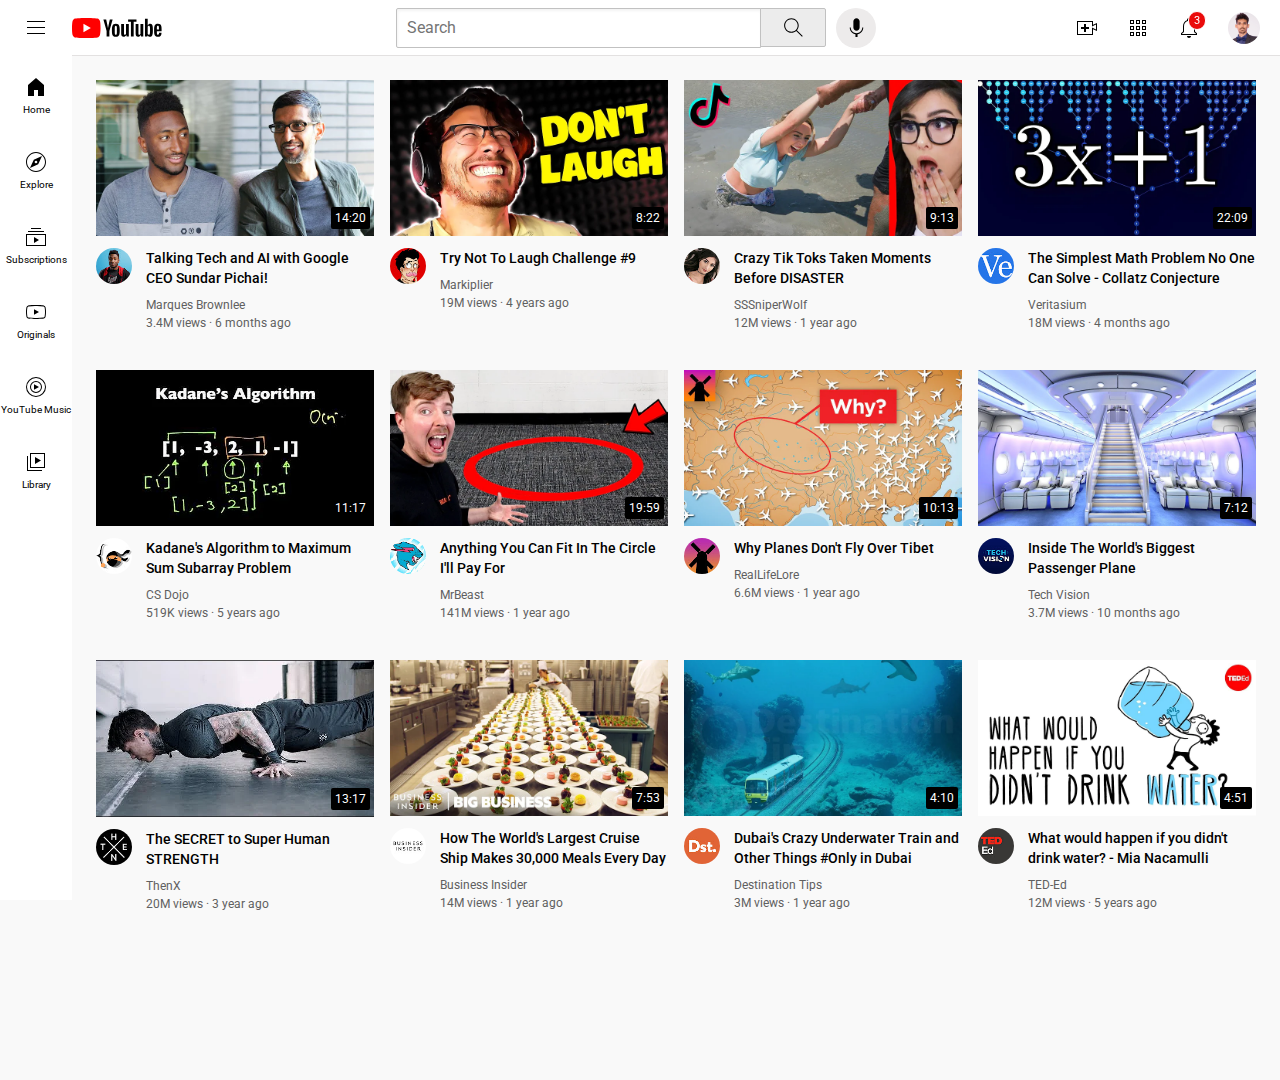
<file: index.html>
<!DOCTYPE html>
<html lang="en">
<head>
    <title>Youtube.com Clone</title>
    <link rel="icon" href="channels/download.jpg">
     <meta name="viewport" content="width=device-width, initial-scale=1">
    <link rel="preconnect" href="https://fonts.googleapis.com">
<link rel="preconnect" href="https://fonts.gstatic.com" crossorigin>
<link href="https://fonts.googleapis.com/css2?family=Roboto:wght@400;500;700&display=swap" rel="stylesheet">
<link rel="stylesheet" href="CSS styles/Video.css">
<link rel="stylesheet" href="CSS styles/Header.css">
<link rel="stylesheet" href="CSS styles/General.css">
<link rel="stylesheet" href="CSS styles/Sidebar.css">
</head>
<body >
    <div class="header">
        <div class="left-section">
            <img class="hamburger-menu" src="Icons/hamburger-menu.svg" >
            <img class="youtube-logo" src="Icons/youtube-logo.svg" >
        </div>
        <div class="middle-section">
            <input class="search-bar" type="text" placeholder="Search">
            <button class="search-button">
                <img class="search-icon" src="Icons/search.svg">
                <div class="tooltip">Search</div>
            </button>
            <button class="voice-search-button">
                <img class="voice-icon" src="Icons/voice-search-icon.svg">
                <div class="tooltip">Search with your voice</div>
            </button>
                
        </div>
        <div class="right-section">
            <div class="upload-icon-container">
            <img class="upload-icon" src="Icons/upload.svg" >
            <div class="tooltip">Create</div>
        
            </div>
            <div class="youtube-app-icon-container">
                <img class="youtube-app-icon" src="Icons/youtube-apps.svg">
                <div class="tooltip">YouTube apps</div>
            </div>
            <div class="notification-icon-container">
                <img class="notification-icon" src="Icons/notifications.svg">
                <div class="notification-count">3</div>
                <div class="tooltip">Notifications</div>
            </div>
            <img class="current-user-icon" src="channels/Sourav clip.png">
        </div>
        
    </div>

    <div class="sidebar">
        <div class="sidebar-link">
            <img src="Icons/home.svg" alt="">
            <div>Home</div>
        </div>
        <div class="sidebar-link">
            <img src="Icons/explore.svg" alt="">
            <Div>Explore</Div>
        </div>
        <div class="sidebar-link">
            <img src="Icons/subscriptions.svg" alt="">
            <div>Subscriptions</div>
        </div>
        <div class="sidebar-link">
            <img src="Icons/originals.svg" alt="">
            <div>Originals</div>
        </div>
        <div class="sidebar-link">
            <img src="Icons/youtube-music.svg" alt="">
             <div>YouTube Music</div>
        </div>
        <div class="sidebar-link">
            <img src="Icons/library.svg" alt="">
            <div>Library</div>
        </div>
    </div>
    


    <div class="video-grid">
    
    <div class="video-preview">

        <div class="thumbnails-row">
            <a href="https://www.youtube.com/watch?v=n2RNcPRtAiY">
            <img class="thumbnails" src="thumbnails/thumbnail-1.webp" >
            </a>
        <div class="video-time">14:20</div>
        </div>

        <div class="video-info-grid">
            <div class="channel-pic">
                <a href="https://www.youtube.com/c/mkbhd">
                <img class="profil-pic" src="channels/channel-1.jpeg" alt=""></a>
            </div>
            <div class="video-info">
                <p class="video-title">
                    <a href="https://www.youtube.com/watch?v=n2RNcPRtAiY">
                    Talking Tech and AI with Google CEO Sundar Pichai!
                    </a>
                </p>
                <p class="video-auth">
                    <a href="https://www.youtube.com/c/mkbhd">
                    Marques Brownlee</a>
                </p>
                <p class="video-stats">
                    3.4M views &#183 6 months ago
                </p>
            </div>
        </div>
    
    </div>


    <div class="video-preview">

        <div class="thumbnails-row">
            <a href="https://www.youtube.com/watch?v=mP0RAo9SKZk">
            <img class="thumbnails" src="thumbnails/thumbnail-2.webp" >
        </a>
            <div class="video-time">8:22</div>
        </div>

        <div class="video-info-grid">

            <div class="channel-pic">
                <a href="https://www.youtube.com/c/markiplier">
                <img class="profil-pic" src="channels/channel-2.jpeg" alt=""></a>
            </div>

            <div class="video-info">
                <p class="video-title">
                    <a href="https://www.youtube.com/watch?v=mP0RAo9SKZk">
                    Try Not To Laugh Challenge #9
                    </a>
                </p>
                <p class="video-auth">
                    <a href="https://www.youtube.com/c/markiplier">
                    Markiplier</a>
                </p>
                <p class="video-stats">
                    19M views &#183 4 years ago
                </p>
            </div>

        </div>
    
    </div>

    

    <div class="video-preview">

        <div class="thumbnails-row">
            <a href="https://www.youtube.com/watch?v=FgjPQQeTh1w">
            <img class="thumbnails" src="thumbnails/thumbnail-3.webp" >
            </a>
            <div class="video-time">9:13</div>
        </div>

        <div class="video-info-grid">

            <div class="channel-pic">
                <a href="https://www.youtube.com/user/SSSniperWolf">
                <img class="profil-pic" src="channels/channel-3.jpeg" alt=""></a>
            </div>

            <div class="video-info">
                <p class="video-title">
                    <a href="https://www.youtube.com/watch?v=FgjPQQeTh1w">
                    Crazy Tik Toks Taken Moments Before DISASTER
                    </a>
                </p>
                <p class="video-auth">
                    <a href="https://www.youtube.com/user/SSSniperWolf">
                    SSSniperWolf</a>
                </p>
                <p class="video-stats">
                    12M views &#183 1 year ago
                </p>
            </div>

        </div>
    
    </div>

    <div class="video-preview">

        <div class="thumbnails-row">
            <a href="https://www.youtube.com/watch?v=094y1Z2wpJg">
            <img class="thumbnails" src="thumbnails/thumbnail-4.webp" >
            </a>
            <div class="video-time">22:09</div>
        </div>

        <div class="video-info-grid">

            <div class="channel-pic">
                <a href="https://www.youtube.com/c/veritasium">
                <img class="profil-pic" src="channels/channel-4.jpeg" alt=""></a>
            </div>

            <div class="video-info">
                <p class="video-title">
                    <a href="https://www.youtube.com/watch?v=094y1Z2wpJg">
                    The Simplest Math Problem No One Can Solve - Collatz Conjecture
                    </a>
                </p>
                <p class="video-auth">
                    <a href="https://www.youtube.com/c/veritasium">
                    Veritasium</a>
                </p>
                <p class="video-stats">
                    18M views &#183 4 months ago
                </p>
            </div>

        </div>
    
    </div>

    <div class="video-preview">

        <div class="thumbnails-row">
            <a href="https://www.youtube.com/watch?v=86CQq3pKSUw">
            <img class="thumbnails" src="thumbnails/thumbnail-5.webp" >
            </a>
            <div class="video-time">11:17</div>
        </div>

        <div class="video-info-grid">

            <div class="channel-pic">
                <a href="https://www.youtube.com/c/CSDojo">
                <img class="profil-pic" src="channels/channel-5.jpeg" alt=""></a>
            </div>

            <div class="video-info">
                <p class="video-title">
                    <a href="https://www.youtube.com/watch?v=86CQq3pKSUw">
Kadane's Algorithm to Maximum Sum Subarray Problem</a>
                </p>
                <p class="video-auth">
                    <a href="https://www.youtube.com/c/CSDojo">
                    CS Dojo</a>
                </p>
                <p class="video-stats">
                    519K views &#183 5 years ago
                </p>
            </div>

        </div>
    
    </div>
    <div class="video-preview">

        <div class="thumbnails-row">
            <a href="https://www.youtube.com/watch?v=yXWw0_UfSFg">
            <img class="thumbnails" src="thumbnails/thumbnail-6.webp" >
            </a>
            <div class="video-time">19:59</div>
        </div>

        <div class="video-info-grid">

            <div class="channel-pic">
                <a href="https://www.youtube.com/channel/UCX6OQ3DkcsbYNE6H8uQQuVA">
                <img class="profil-pic" src="channels/channel-6.jpeg" alt=""></a>
            </div>

            <div class="video-info">
                <p class="video-title">
                    <a href="https://www.youtube.com/watch?v=yXWw0_UfSFg">
                    Anything You Can Fit In The Circle I'll Pay For</a>
                </p>
                <p class="video-auth">
                    <a href="https://www.youtube.com/channel/UCX6OQ3DkcsbYNE6H8uQQuVA">
                    MrBeast</a>
                </p>
                <p class="video-stats">
                    141M views &#183 1 year ago
                </p>
            </div>
        </div>
    </div>

    <div class="video-preview">

        <div class="thumbnails-row">
            <a href="https://www.youtube.com/watch?v=fNVa1qMbF9Y">
            <img class="thumbnails" src="thumbnails/thumbnail-7.webp" >
            </a>
            <div class="video-time">10:13</div>
        </div>

        <div class="video-info-grid">

            <div class="channel-pic">
                <a href="https://www.youtube.com/channel/UCP5tjEmvPItGyLhmjdwP7Ww">
                <img class="profil-pic" src="channels/channel-7.jpeg" alt=""></a>
            </div>

            <div class="video-info">
                <p class="video-title">
                    <a href="https://www.youtube.com/watch?v=fNVa1qMbF9Y">
                    Why Planes Don't Fly Over Tibet</a>
                </p>
                <p class="video-auth">
                    <a href="https://www.youtube.com/channel/UCP5tjEmvPItGyLhmjdwP7Ww">
                    RealLifeLore</a>
                </p>
                <p class="video-stats">
                    6.6M views &#183 1 year ago
                </p>
            </div>
        </div>
    </div>

    <div class="video-preview">

        <div class="thumbnails-row">
            <a href="https://www.youtube.com/watch?v=lFm4EM1juls">
            <img class="thumbnails" src="thumbnails/thumbnail-8.webp" ></a>
            <div class="video-time">7:12</div>
        </div>

        <div class="video-info-grid">

            <div class="channel-pic">
                <a href="https://www.youtube.com/channel/UCHAK6CyegY22Zj2GWrcaIxg">
                <img class="profil-pic" src="channels/channel-8.jpeg" alt=""></a>
            </div>

            <div class="video-info">
                <p class="video-title">
                    <a href="https://www.youtube.com/watch?v=lFm4EM1juls">
                    Inside The World's Biggest Passenger Plane</a>
                </p>
                <p class="video-auth">
                    <a href="https://www.youtube.com/channel/UCHAK6CyegY22Zj2GWrcaIxg">
                    Tech Vision</a>
                </p>
                <p class="video-stats">
                    3.7M views &#183 10 months ago
                </p>
            </div>
        </div>
    </div>
    
    <div class="video-preview">

        <div class="thumbnails-row">
            <a href="https://www.youtube.com/watch?v=ixmxOlcrlUc">
            <img class="thumbnails" src="thumbnails/thumbnail-9.webp" >
            </a>
           <div class="video-time">13:17</div>
        </div>

        <div class="video-info-grid">

            <div class="channel-pic">
                <a href="https://www.youtube.com/c/OFFICIALTHENXSTUDIOS">
                <img class="profil-pic" src="channels/channel-9.jpeg" alt=""></a>
            </div>

            <div class="video-info">
                <p class="video-title">
                    <a href="https://www.youtube.com/watch?v=ixmxOlcrlUc">
                    The SECRET to Super Human STRENGTH</a>
                </p>
                <p class="video-auth">
                    <a href="https://www.youtube.com/c/OFFICIALTHENXSTUDIOS">
                    ThenX</a>
                </p>
                <p class="video-stats">
                    20M views &#183 3 year ago
                </p>
            </div>
        </div>
    </div>

    <div class="video-preview">

        <div class="thumbnails-row">
            <a href="https://www.youtube.com/watch?v=R2vXbFp5C9o">
            <img class="thumbnails" src="thumbnails/thumbnail-10.webp" ></a>
            <div class="video-time">7:53</div>
        </div>

        <div class="video-info-grid">

            <div class="channel-pic">
                <a href="https://www.youtube.com/user/businessinsider">
                <img class="profil-pic" src="channels/channel-10.jpeg" alt=""></a>
            </div>

            <div class="video-info">
                <p class="video-title">
                    <a href="https://www.youtube.com/watch?v=R2vXbFp5C9o">
                    How The World's Largest Cruise Ship Makes 30,000 Meals Every Day</a>
                </p>
                <p class="video-auth">
                    <a href="https://www.youtube.com/user/businessinsider">
                    Business Insider</a>
                </p>
                <p class="video-stats">
                    14M views &#183 1 year ago
                </p>
            </div>
        </div>
    </div>

    <div class="video-preview">

        <div class="thumbnails-row">
            <a href="https://www.youtube.com/watch?v=0nZuYyXET3s">
            <img class="thumbnails" src="thumbnails/thumbnail-11.webp" ></a>
            <div class="video-time">4:10</div>
        </div>

        <div class="video-info-grid">

            <div class="channel-pic">
                <a href="https://www.youtube.com/c/Destinationtips">
                <img class="profil-pic" src="channels/channel-11.jpeg" alt=""></a>
            </div>

            <div class="video-info">
                <p class="video-title">
                    <a href="https://www.youtube.com/watch?v=0nZuYyXET3s">
                    Dubai's Crazy Underwater Train and Other Things #Only in Dubai</a>
                </p>
                <p class="video-auth">
                    <a href="https://www.youtube.com/c/Destinationtips">
                    Destination Tips</a>
                </p>
                <p class="video-stats">
                    3M views &#183 1 year ago
                </p>
            </div>
        </div>
    </div>

    <div class="video-preview">

        <div class="thumbnails-row">
            <a href="https://www.youtube.com/watch?v=9iMGFqMmUFs">
            <img class="thumbnails" src="thumbnails/thumbnail-12.webp" ></a>
            <div class="video-time">4:51</div>
        </div>

        <div class="video-info-grid">

            <div class="channel-pic">
                <a href="https://www.youtube.com/teded">
                <img class="profil-pic" src="channels/channel-12.jpeg" alt=""></a>
            </div>

            <div class="video-info">
                <p class="video-title">
                    <a href="https://www.youtube.com/watch?v=9iMGFqMmUFs">
                    What would happen if you didn't drink water? - Mia Nacamulli
                    </a>
                </p>
                <p class="video-auth">
                    <a href="https://www.youtube.com/teded">
                    TED-Ed</a>
                </p>
                <p class="video-stats">
                    12M views &#183 5 years ago
                </p>
            </div>
        </div>
    </div>

    </div>


    
    
</body>
</html>
</file>
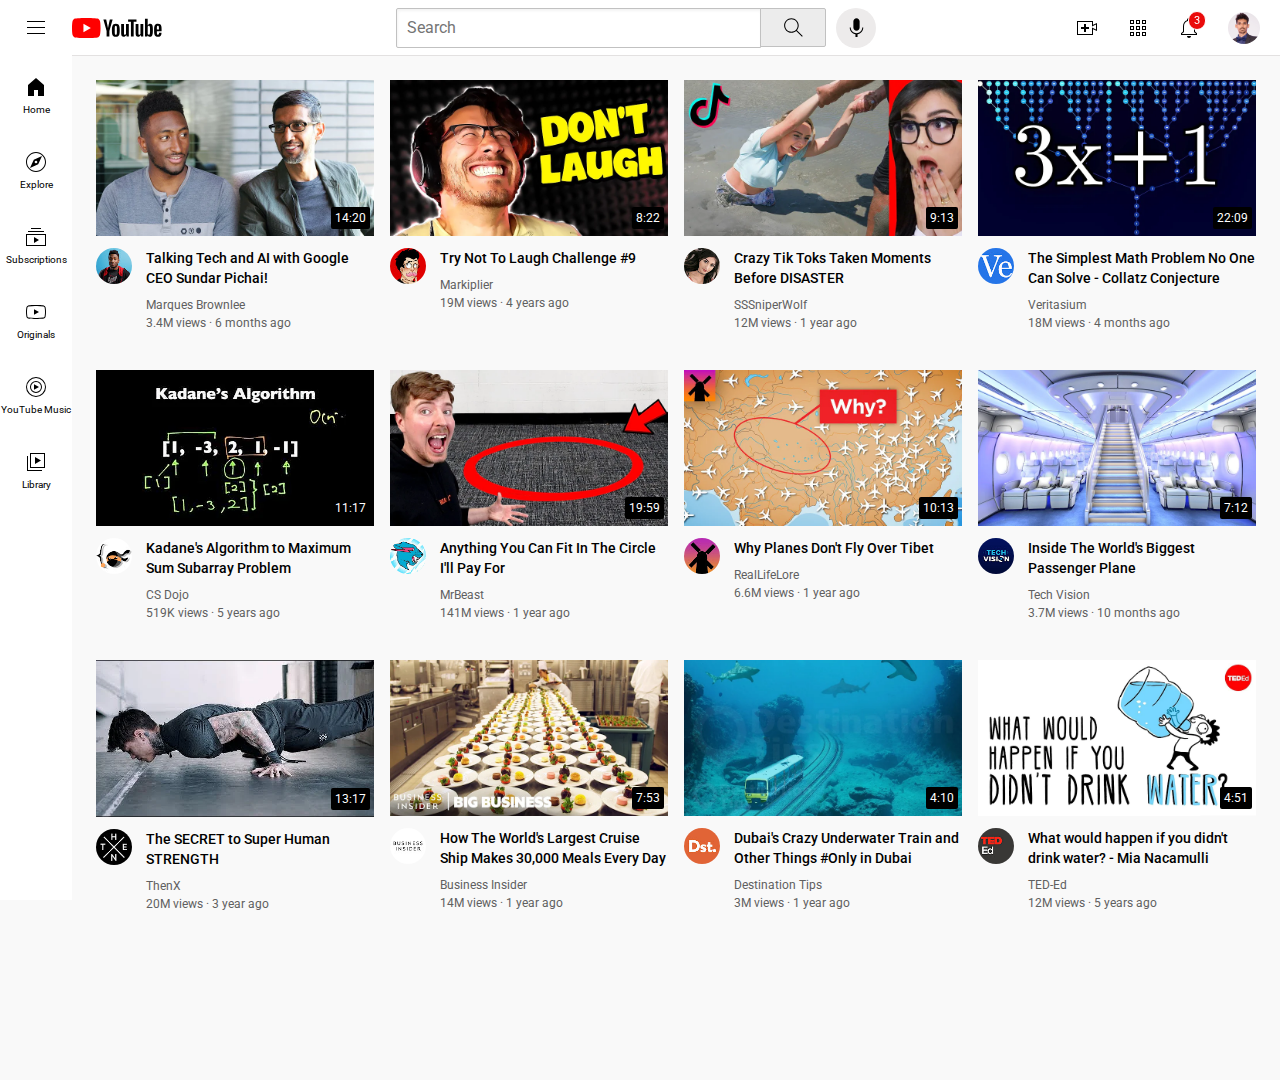
<file: youtube.html>
<!DOCTYPE html>
<html lang="en">
<head>
    <title>Youtube.com Clone</title>
    <link rel="icon" href="channels/download.jpg">

    <link rel="preconnect" href="https://fonts.googleapis.com">
<link rel="preconnect" href="https://fonts.gstatic.com" crossorigin>
<link href="https://fonts.googleapis.com/css2?family=Roboto:wght@400;500;700&display=swap" rel="stylesheet">
<link rel="stylesheet" href="CSS styles/Video.css">
<link rel="stylesheet" href="CSS styles/Header.css">
<link rel="stylesheet" href="CSS styles/General.css">
<link rel="stylesheet" href="CSS styles/Sidebar.css">
</head>
<body >
    <div class="header">
        <div class="left-section">
            <img class="hamburger-menu" src="Icons/hamburger-menu.svg" >
            <img class="youtube-logo" src="Icons/youtube-logo.svg" >
        </div>
        <div class="middle-section">
            <input class="search-bar" type="text" placeholder="Search">
            <button class="search-button">
                <img class="search-icon" src="Icons/search.svg">
                <div class="tooltip">Search</div>
            </button>
            <button class="voice-search-button">
                <img class="voice-icon" src="Icons/voice-search-icon.svg">
                <div class="tooltip">Search with your voice</div>
            </button>
                
        </div>
        <div class="right-section">
            <div class="upload-icon-container">
            <img class="upload-icon" src="Icons/upload.svg" >
            <div class="tooltip">Create</div>
        
            </div>
            <div class="youtube-app-icon-container">
                <img class="youtube-app-icon" src="Icons/youtube-apps.svg">
                <div class="tooltip">YouTube apps</div>
            </div>
            <div class="notification-icon-container">
                <img class="notification-icon" src="Icons/notifications.svg">
                <div class="notification-count">3</div>
                <div class="tooltip">Notifications</div>
            </div>
            <img class="current-user-icon" src="channels/Sourav clip.png">
        </div>
        
    </div>

    <div class="sidebar">
        <div class="sidebar-link">
            <img src="Icons/home.svg" alt="">
            <div>Home</div>
        </div>
        <div class="sidebar-link">
            <img src="Icons/explore.svg" alt="">
            <Div>Explore</Div>
        </div>
        <div class="sidebar-link">
            <img src="Icons/subscriptions.svg" alt="">
            <div>Subscriptions</div>
        </div>
        <div class="sidebar-link">
            <img src="Icons/originals.svg" alt="">
            <div>Originals</div>
        </div>
        <div class="sidebar-link">
            <img src="Icons/youtube-music.svg" alt="">
             <div>YouTube Music</div>
        </div>
        <div class="sidebar-link">
            <img src="Icons/library.svg" alt="">
            <div>Library</div>
        </div>
    </div>
    


    <div class="video-grid">
    
    <div class="video-preview">

        <div class="thumbnails-row">
            <a href="https://www.youtube.com/watch?v=n2RNcPRtAiY">
            <img class="thumbnails" src="thumbnails/thumbnail-1.webp" >
            </a>
        <div class="video-time">14:20</div>
        </div>

        <div class="video-info-grid">
            <div class="channel-pic">
                <a href="https://www.youtube.com/c/mkbhd">
                <img class="profil-pic" src="channels/channel-1.jpeg" alt=""></a>
            </div>
            <div class="video-info">
                <p class="video-title">
                    <a href="https://www.youtube.com/watch?v=n2RNcPRtAiY">
                    Talking Tech and AI with Google CEO Sundar Pichai!
                    </a>
                </p>
                <p class="video-auth">
                    <a href="https://www.youtube.com/c/mkbhd">
                    Marques Brownlee</a>
                </p>
                <p class="video-stats">
                    3.4M views &#183 6 months ago
                </p>
            </div>
        </div>
    
    </div>


    <div class="video-preview">

        <div class="thumbnails-row">
            <a href="https://www.youtube.com/watch?v=mP0RAo9SKZk">
            <img class="thumbnails" src="thumbnails/thumbnail-2.webp" >
        </a>
            <div class="video-time">8:22</div>
        </div>

        <div class="video-info-grid">

            <div class="channel-pic">
                <a href="https://www.youtube.com/c/markiplier">
                <img class="profil-pic" src="channels/channel-2.jpeg" alt=""></a>
            </div>

            <div class="video-info">
                <p class="video-title">
                    <a href="https://www.youtube.com/watch?v=mP0RAo9SKZk">
                    Try Not To Laugh Challenge #9
                    </a>
                </p>
                <p class="video-auth">
                    <a href="https://www.youtube.com/c/markiplier">
                    Markiplier</a>
                </p>
                <p class="video-stats">
                    19M views &#183 4 years ago
                </p>
            </div>

        </div>
    
    </div>

    

    <div class="video-preview">

        <div class="thumbnails-row">
            <a href="https://www.youtube.com/watch?v=FgjPQQeTh1w">
            <img class="thumbnails" src="thumbnails/thumbnail-3.webp" >
            </a>
            <div class="video-time">9:13</div>
        </div>

        <div class="video-info-grid">

            <div class="channel-pic">
                <a href="https://www.youtube.com/user/SSSniperWolf">
                <img class="profil-pic" src="channels/channel-3.jpeg" alt=""></a>
            </div>

            <div class="video-info">
                <p class="video-title">
                    <a href="https://www.youtube.com/watch?v=FgjPQQeTh1w">
                    Crazy Tik Toks Taken Moments Before DISASTER
                    </a>
                </p>
                <p class="video-auth">
                    <a href="https://www.youtube.com/user/SSSniperWolf">
                    SSSniperWolf</a>
                </p>
                <p class="video-stats">
                    12M views &#183 1 year ago
                </p>
            </div>

        </div>
    
    </div>

    <div class="video-preview">

        <div class="thumbnails-row">
            <a href="https://www.youtube.com/watch?v=094y1Z2wpJg">
            <img class="thumbnails" src="thumbnails/thumbnail-4.webp" >
            </a>
            <div class="video-time">22:09</div>
        </div>

        <div class="video-info-grid">

            <div class="channel-pic">
                <a href="https://www.youtube.com/c/veritasium">
                <img class="profil-pic" src="channels/channel-4.jpeg" alt=""></a>
            </div>

            <div class="video-info">
                <p class="video-title">
                    <a href="https://www.youtube.com/watch?v=094y1Z2wpJg">
                    The Simplest Math Problem No One Can Solve - Collatz Conjecture
                    </a>
                </p>
                <p class="video-auth">
                    <a href="https://www.youtube.com/c/veritasium">
                    Veritasium</a>
                </p>
                <p class="video-stats">
                    18M views &#183 4 months ago
                </p>
            </div>

        </div>
    
    </div>

    <div class="video-preview">

        <div class="thumbnails-row">
            <a href="https://www.youtube.com/watch?v=86CQq3pKSUw">
            <img class="thumbnails" src="thumbnails/thumbnail-5.webp" >
            </a>
            <div class="video-time">11:17</div>
        </div>

        <div class="video-info-grid">

            <div class="channel-pic">
                <a href="https://www.youtube.com/c/CSDojo">
                <img class="profil-pic" src="channels/channel-5.jpeg" alt=""></a>
            </div>

            <div class="video-info">
                <p class="video-title">
                    <a href="https://www.youtube.com/watch?v=86CQq3pKSUw">
Kadane's Algorithm to Maximum Sum Subarray Problem</a>
                </p>
                <p class="video-auth">
                    <a href="https://www.youtube.com/c/CSDojo">
                    CS Dojo</a>
                </p>
                <p class="video-stats">
                    519K views &#183 5 years ago
                </p>
            </div>

        </div>
    
    </div>
    <div class="video-preview">

        <div class="thumbnails-row">
            <a href="https://www.youtube.com/watch?v=yXWw0_UfSFg">
            <img class="thumbnails" src="thumbnails/thumbnail-6.webp" >
            </a>
            <div class="video-time">19:59</div>
        </div>

        <div class="video-info-grid">

            <div class="channel-pic">
                <a href="https://www.youtube.com/channel/UCX6OQ3DkcsbYNE6H8uQQuVA">
                <img class="profil-pic" src="channels/channel-6.jpeg" alt=""></a>
            </div>

            <div class="video-info">
                <p class="video-title">
                    <a href="https://www.youtube.com/watch?v=yXWw0_UfSFg">
                    Anything You Can Fit In The Circle I'll Pay For</a>
                </p>
                <p class="video-auth">
                    <a href="https://www.youtube.com/channel/UCX6OQ3DkcsbYNE6H8uQQuVA">
                    MrBeast</a>
                </p>
                <p class="video-stats">
                    141M views &#183 1 year ago
                </p>
            </div>
        </div>
    </div>

    <div class="video-preview">

        <div class="thumbnails-row">
            <a href="https://www.youtube.com/watch?v=fNVa1qMbF9Y">
            <img class="thumbnails" src="thumbnails/thumbnail-7.webp" >
            </a>
            <div class="video-time">10:13</div>
        </div>

        <div class="video-info-grid">

            <div class="channel-pic">
                <a href="https://www.youtube.com/channel/UCP5tjEmvPItGyLhmjdwP7Ww">
                <img class="profil-pic" src="channels/channel-7.jpeg" alt=""></a>
            </div>

            <div class="video-info">
                <p class="video-title">
                    <a href="https://www.youtube.com/watch?v=fNVa1qMbF9Y">
                    Why Planes Don't Fly Over Tibet</a>
                </p>
                <p class="video-auth">
                    <a href="https://www.youtube.com/channel/UCP5tjEmvPItGyLhmjdwP7Ww">
                    RealLifeLore</a>
                </p>
                <p class="video-stats">
                    6.6M views &#183 1 year ago
                </p>
            </div>
        </div>
    </div>

    <div class="video-preview">

        <div class="thumbnails-row">
            <a href="https://www.youtube.com/watch?v=lFm4EM1juls">
            <img class="thumbnails" src="thumbnails/thumbnail-8.webp" ></a>
            <div class="video-time">7:12</div>
        </div>

        <div class="video-info-grid">

            <div class="channel-pic">
                <a href="https://www.youtube.com/channel/UCHAK6CyegY22Zj2GWrcaIxg">
                <img class="profil-pic" src="channels/channel-8.jpeg" alt=""></a>
            </div>

            <div class="video-info">
                <p class="video-title">
                    <a href="https://www.youtube.com/watch?v=lFm4EM1juls">
                    Inside The World's Biggest Passenger Plane</a>
                </p>
                <p class="video-auth">
                    <a href="https://www.youtube.com/channel/UCHAK6CyegY22Zj2GWrcaIxg">
                    Tech Vision</a>
                </p>
                <p class="video-stats">
                    3.7M views &#183 10 months ago
                </p>
            </div>
        </div>
    </div>
    
    <div class="video-preview">

        <div class="thumbnails-row">
            <a href="https://www.youtube.com/watch?v=ixmxOlcrlUc">
            <img class="thumbnails" src="thumbnails/thumbnail-9.webp" >
            </a>
           <div class="video-time">13:17</div>
        </div>

        <div class="video-info-grid">

            <div class="channel-pic">
                <a href="https://www.youtube.com/c/OFFICIALTHENXSTUDIOS">
                <img class="profil-pic" src="channels/channel-9.jpeg" alt=""></a>
            </div>

            <div class="video-info">
                <p class="video-title">
                    <a href="https://www.youtube.com/watch?v=ixmxOlcrlUc">
                    The SECRET to Super Human STRENGTH</a>
                </p>
                <p class="video-auth">
                    <a href="https://www.youtube.com/c/OFFICIALTHENXSTUDIOS">
                    ThenX</a>
                </p>
                <p class="video-stats">
                    20M views &#183 3 year ago
                </p>
            </div>
        </div>
    </div>

    <div class="video-preview">

        <div class="thumbnails-row">
            <a href="https://www.youtube.com/watch?v=R2vXbFp5C9o">
            <img class="thumbnails" src="thumbnails/thumbnail-10.webp" ></a>
            <div class="video-time">7:53</div>
        </div>

        <div class="video-info-grid">

            <div class="channel-pic">
                <a href="https://www.youtube.com/user/businessinsider">
                <img class="profil-pic" src="channels/channel-10.jpeg" alt=""></a>
            </div>

            <div class="video-info">
                <p class="video-title">
                    <a href="https://www.youtube.com/watch?v=R2vXbFp5C9o">
                    How The World's Largest Cruise Ship Makes 30,000 Meals Every Day</a>
                </p>
                <p class="video-auth">
                    <a href="https://www.youtube.com/user/businessinsider">
                    Business Insider</a>
                </p>
                <p class="video-stats">
                    14M views &#183 1 year ago
                </p>
            </div>
        </div>
    </div>

    <div class="video-preview">

        <div class="thumbnails-row">
            <a href="https://www.youtube.com/watch?v=0nZuYyXET3s">
            <img class="thumbnails" src="thumbnails/thumbnail-11.webp" ></a>
            <div class="video-time">4:10</div>
        </div>

        <div class="video-info-grid">

            <div class="channel-pic">
                <a href="https://www.youtube.com/c/Destinationtips">
                <img class="profil-pic" src="channels/channel-11.jpeg" alt=""></a>
            </div>

            <div class="video-info">
                <p class="video-title">
                    <a href="https://www.youtube.com/watch?v=0nZuYyXET3s">
                    Dubai's Crazy Underwater Train and Other Things #Only in Dubai</a>
                </p>
                <p class="video-auth">
                    <a href="https://www.youtube.com/c/Destinationtips">
                    Destination Tips</a>
                </p>
                <p class="video-stats">
                    3M views &#183 1 year ago
                </p>
            </div>
        </div>
    </div>

    <div class="video-preview">

        <div class="thumbnails-row">
            <a href="https://www.youtube.com/watch?v=9iMGFqMmUFs">
            <img class="thumbnails" src="thumbnails/thumbnail-12.webp" ></a>
            <div class="video-time">4:51</div>
        </div>

        <div class="video-info-grid">

            <div class="channel-pic">
                <a href="https://www.youtube.com/teded">
                <img class="profil-pic" src="channels/channel-12.jpeg" alt=""></a>
            </div>

            <div class="video-info">
                <p class="video-title">
                    <a href="https://www.youtube.com/watch?v=9iMGFqMmUFs">
                    What would happen if you didn't drink water? - Mia Nacamulli
                    </a>
                </p>
                <p class="video-auth">
                    <a href="https://www.youtube.com/teded">
                    TED-Ed</a>
                </p>
                <p class="video-stats">
                    12M views &#183 5 years ago
                </p>
            </div>
        </div>
    </div>

    </div>


    
    
</body>
</html>
</file>
<file: CSS styles/Video.css>
.thumbnails{
width: 100%;

margin-right: 3px;
}

.video-title{
margin-top: 0;
font-size: 14px;
font-weight: 500;
line-height: 20px;
margin-bottom:10px;


}
.video-title a{
    text-decoration: none;
    color: black;
}


.video-info-grid{
display: grid;
grid-template-columns: 50px 1fr;

}


.profil-pic{
    cursor: pointer;
width: 36px;
border-radius: 50px;
}
.thumbnails-row{
margin-bottom: 8px;
position: relative;
}


.video-auth,.video-stats,.video-auth a{
font-size: 12px;
color: rgb(96,96,96);
text-decoration: none;
}
.video-auth{
margin-bottom: 4px;
}

.video-grid{
display: grid;
grid-template-columns: 1fr 1fr 1fr;
column-gap: 16px;
row-gap: 40px;
padding-left: 96px;
}

@media screen and (max-width: 800px){
    .video-grid{
        grid-template-columns: 1fr 1fr;
    }
}
@media screen and (min-width:801px) and (max-width:1124px){
    .video-grid{
        grid-template-columns:1fr 1fr 1fr ;
    }
}
@media screen and (min-width: 1125px){
    .video-grid{
        grid-template-columns: 1fr 1fr 1fr 1fr;
    }
}
@media screen and (max-width: 600px){
    .video-grid{
        grid-template-columns: 1fr;
        padding-left: 24px;
    }
    .sidebar{
        display: none;
        
    }
}

.video-time{
    background-color: rgb(0, 0, 0);
    color: white;
    font-family: Roboto, Arial;
    font-size: 12px;
    font-weight: 700px;
    padding: 4px;
    border-radius: 2px;
    position: absolute;
    right: 4px;
    bottom: 11px;
}
</file>
<file: CSS styles/Header.css>
.header{
    height: 55px;
    display: flex;
    flex-direction: row;
    justify-content: space-between;
    position: fixed;
    top: 0;
    left: 0;
    right: 0;
    background-color: white;
    border-bottom-style: solid;
    border-color: rgb(227, 225, 225);
    border-bottom-width:1px ;
    z-index: 100;
}
.left-section{
    
    display: flex;
    align-items: center;

}

.hamburger-menu{
    height: 24px;
    margin-left: 24px;
    margin-right: 24px;
}
.youtube-logo{
    height: 20px;
}

.middle-section{
    flex: 1;
    margin-left: 70px;
    margin-right: 35px;
    max-width: 480px;
    display: flex;
    align-items: center;
}
.search-bar{
    flex: 1;
    height: 36px;
    padding-left: 10px;
    font-size: 16px;
    border-width: 1px;
    border-style: solid;
    border-color: rgb(193, 193, 193);
    border-radius: 2px 0px 0px 2px ;
    box-shadow: inset 1px 2px 3px rgba(0,0,0,0.05);
    width: 0;
}

.search-bar::placeholder{
    font-family: Roboto, Arial;
    font-size: 16px;
}
.search-button{
    
    height: 39px;
    width: 66px;
    border-color: rgb(193, 193, 193);
    border-style: solid;
    border-radius: 0px 2px 2px 0px;
    border-width: 1px;
    background-color: rgb(236, 236, 236);
    margin-left: -1px;
    margin-right: 10px;
    
} 
.search-button,
.voice-search-button,
.upload-icon-container,
.youtube-app-icon-container,
.notification-icon-container
{
    position: relative;
    display: flex;
    justify-content: center;
    align-items: center;
}

.search-button .tooltip,
.voice-search-button .tooltip,
.upload-icon-container .tooltip,
.youtube-app-icon-container .tooltip,
.notification-icon-container .tooltip{
    font-family: Roboto, Arial;
    position: absolute;
    background-color: rgba(122, 121, 121, 0.92);
    
    color: white;
    padding-top:10px;
    padding-bottom: 10px;
    padding-left:8px;
    padding-right: 8px;
    border-radius: 2px;
    font-size: 12px;
    bottom: -54px;
    opacity: 0;
    transition: opacity 0.15s;
    pointer-events: none;
    white-space: nowrap;

}  


.search-button:hover .tooltip,
.voice-search-button:hover .tooltip,
.upload-icon-container:hover .tooltip,
.youtube-app-icon-container:hover .tooltip,
.notification-icon-container:hover .tooltip{
    opacity: 1;


}
.search-icon{
    height: 25px;
    
}
.voice-icon{
    height: 25px;
    
    
}
.voice-search-button{
    height: 40px;
    width: 40px;
    border-radius: 20px;
    border: none;
    background-color: rgb(237, 235, 235);
}


.right-section{
    
    width: 205px;
    display: flex;
    align-items: center;
    justify-content: space-between;
    flex-shrink: 0;
}

.upload-icon{
    height: 24px;
}

.youtube-app-icon{
    height: 24px;
}

.notification-icon{
    height: 24px;
}
.notification-icon-container{
    position: relative;

}
.notification-count{
    position: absolute;
    top: -5px;
    right:-5px;
    background-color: rgb(234, 11, 11);
    color: white;
    font-family: Roboto, Arial;
    font-size: 11px;
    padding-left: 5px;
    padding-right: 5px;
    padding-top: 2px;
    padding-bottom: 2px;
    border-radius: 10px;
    border-color: white;
    border:solid;
    border-width: 1px;
}
.current-user-icon{
    height: 32px;
    width: 32px;
    object-fit: cover;
    object-position: top;
    border-radius: 16px;
    margin-right: 20px;
}
</file>
<file: CSS styles/General.css>
p{
    font-family: Roboto, Arial;
    margin-top: 0;
    margin-bottom: 0;
}

body{
    margin: 0;
    height: 1000px;
    padding-top: 80px;
    
    padding-right: 24px;
    background-color: rgb(249, 249, 249);
    
}
</file>
<file: CSS styles/Sidebar.css>
.sidebar{
    position: fixed;
    left: 0;
    bottom: 0;
    top: 55px;
    background-color: white;
    width: 72px;
    z-index: 200;
    padding-top: 3px;
}
.sidebar-link{
    display: flex;
    height: 74px;
    margin-bottom: 1px;
    justify-content: center;
    align-items: center;
    flex-direction: column;
    cursor: pointer;
}
.sidebar-link:hover{
    background-color: rgb(242, 240, 240);
}
.sidebar-link img{
  height: 24px;  
  margin-bottom: 5px;
}
.sidebar-link div{
    font-family: Roboto, Arial;
    font-size: 10px;
  
   
}
</file>
